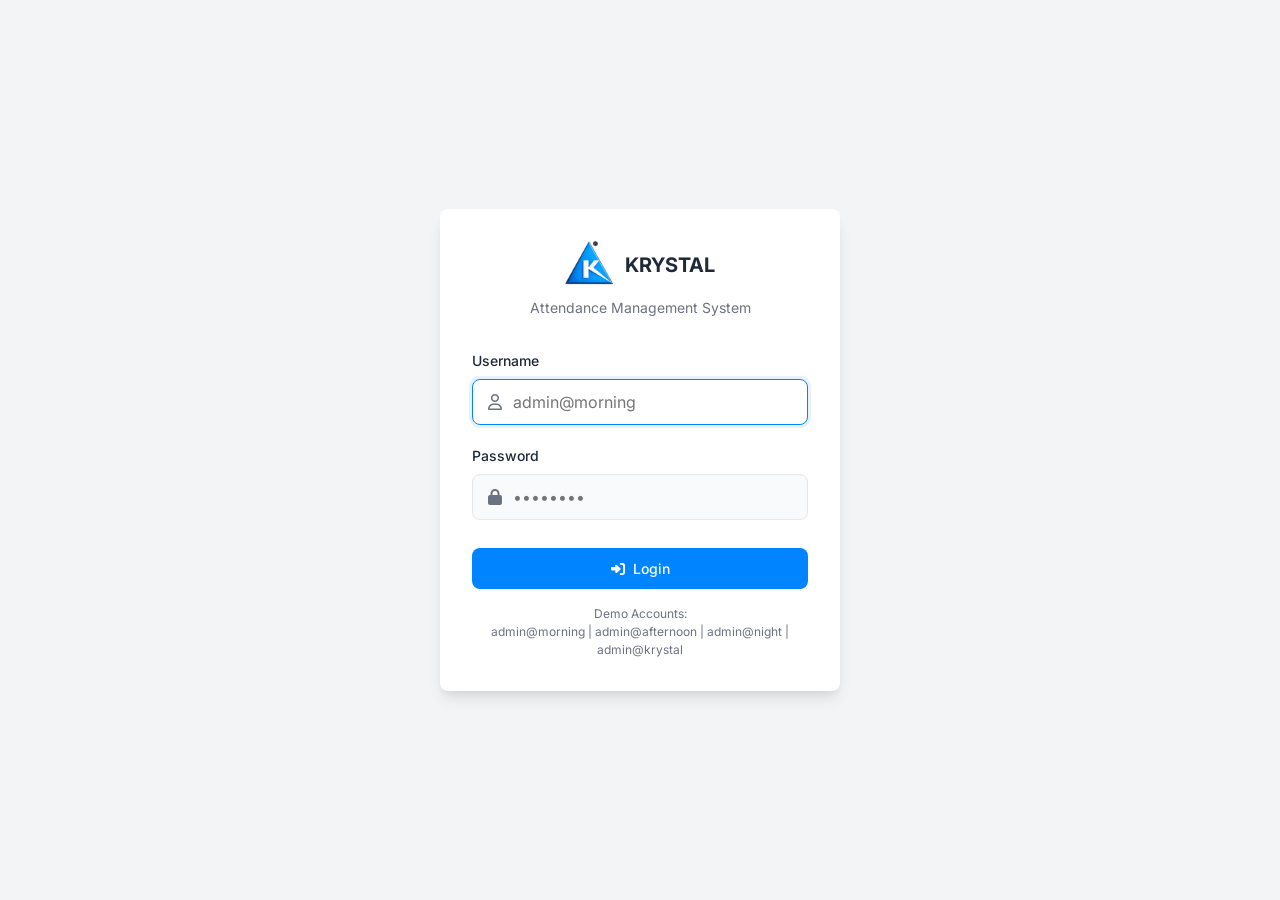
<file: index.html>
<!DOCTYPE html>
<html lang="en">
<head>
    <meta charset="UTF-8">
    <meta name="viewport" content="width=device-width, initial-scale=1.0">
    <title>Login - Krystal Attendance</title>
    <link rel="stylesheet" href="https://cdnjs.cloudflare.com/ajax/libs/font-awesome/6.4.0/css/all.min.css">
    <link rel="stylesheet" href="css/style.css">
</head>
<body>
    <div class="login-wrapper">
        <main class="login-card">
            <div class="brand">
                <img src="assets/images/krystal-logo.png" alt="Krystal Logo" class="brand-logo">
                KRYSTAL
            </div>
            <p class="login-subtitle">Attendance Management System</p>

            <form action="dashboard.html" method="GET">
                <div class="form-group">
                    <label for="username" class="form-label">Username</label>
                    <div style="position: relative;">
                        <i class="fa-regular fa-user" style="position: absolute; left: 1rem; top: 50%; transform: translateY(-50%); color: var(--text-muted);"></i>
                        <input type="text" id="username" class="form-control" placeholder="admin@morning" required style="padding-left: 2.5rem;">
                    </div>
                </div>

                <div class="form-group">
                    <label for="password" class="form-label">Password</label>
                    <div style="position: relative;">
                        <i class="fa-solid fa-lock" style="position: absolute; left: 1rem; top: 50%; transform: translateY(-50%); color: var(--text-muted);"></i>
                        <input type="password" id="password" class="form-control" placeholder="••••••••" required style="padding-left: 2.5rem;">
                    </div>
                </div>

                <button type="submit" class="btn btn-primary w-full mt-2">
                    <i class="fa-solid fa-right-to-bracket"></i> Login
                </button>
            </form>

            <div class="mt-4" style="font-size: 0.75rem; color: var(--text-muted);">
                <p>Demo Accounts:</p>
                <p>admin@morning | admin@afternoon | admin@night | admin@krystal</p>
            </div>
        </main>
    </div>

    <script src="js/app.js"></script>
</body>
</html>
</file>
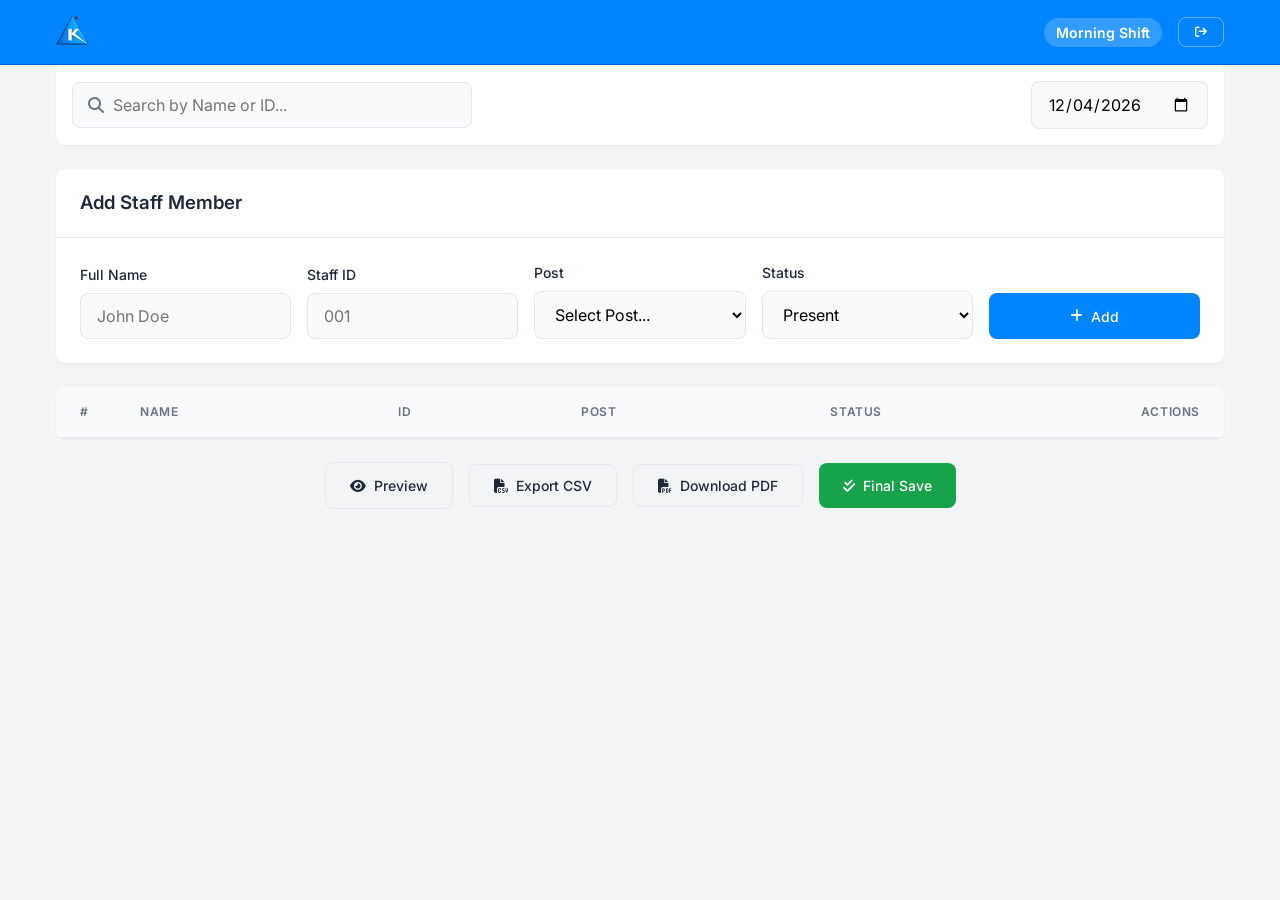
<file: add-attendance.html>
<!DOCTYPE html>
<html lang="en">
<head>
    <meta charset="UTF-8">
    <meta name="viewport" content="width=device-width, initial-scale=1.0">
    <title>Add Attendance - Krystal Attendance</title>
    <link rel="stylesheet" href="https://cdnjs.cloudflare.com/ajax/libs/font-awesome/6.4.0/css/all.min.css">
    <link rel="stylesheet" href="css/style.css">
</head>
<body>
    <header class="app-header">
        <div class="container header-content">
            <a href="dashboard.html" class="brand">
                <img src="assets/images/krystal-logo.png" alt="Krystal Logo" class="brand-logo">
                <span style="display: none; @media (min-width: 640px) { display: inline; }">KRYSTAL ATTENDANCE</span>
            </a>
            <div style="display: flex; align-items: center; gap: 1rem;">
                <span class="shift-badge">Morning Shift</span>
                <a href="index.html" class="btn btn-outline btn-sm" title="Logout">
                    <i class="fa-solid fa-arrow-right-from-bracket"></i>
                </a>
            </div>
        </div>
    </header>

    <main class="container">
        <!-- Top Controls -->
        <div class="action-bar">
            <div class="action-bar-left" style="flex: 1;">
                <div style="position: relative; width: 100%; max-width: 400px;">
                    <i class="fa-solid fa-magnifying-glass" style="position: absolute; left: 1rem; top: 50%; transform: translateY(-50%); color: var(--text-muted);"></i>
                    <input type="text" class="form-control" placeholder="Search by Name or ID..." style="padding-left: 2.5rem; width: 100%;">
                </div>
            </div>
            <div class="action-bar-right">
                <input type="date" class="form-control" id="attendance-date">
            </div>
        </div>

        <!-- Add Form -->
        <section class="card">
            <header class="card-header">
                <h3>Add Staff Member</h3>
            </header>
            <form action="#" method="POST" class="form-grid">
                <div class="form-group" style="margin-bottom: 0;">
                    <label for="staff-name" class="form-label">Full Name</label>
                    <input type="text" id="staff-name" class="form-control" placeholder="John Doe" required>
                </div>
                <div class="form-group" style="margin-bottom: 0;">
                    <label for="staff-id" class="form-label">Staff ID</label>
                    <input type="number" id="staff-id" class="form-control" placeholder="001" required>
                </div>
                <div class="form-group" style="margin-bottom: 0;">
                    <label for="staff-post" class="form-label">Post</label>
                    <select id="staff-post" class="form-control" required>
                        <option value="" disabled selected>Select Post...</option>
                        <option value="incharge">Incharge</option>
                        <option value="supervisor">Supervisor</option>
                        <option value="bouncer">Bouncer</option>
                        <option value="guard">Guard</option>
                        <option value="driver">Driver</option>
                    </select>
                </div>
                <div class="form-group" style="margin-bottom: 0;">
                    <label for="staff-status" class="form-label">Status</label>
                    <select id="staff-status" class="form-control" required>
                        <option value="present" selected>Present</option>
                        <option value="absent">Absent</option>
                        <option value="halfday">Half Day</option>
                    </select>
                </div>
                <div class="form-group" style="margin-bottom: 0;">
                    <button type="submit" class="btn btn-primary w-full" style="height: 46px;">
                        <i class="fa-solid fa-plus"></i> Add
                    </button>
                </div>
            </form>
        </section>

        <!-- Current List -->
        <section class="card">
            <div class="table-responsive">
                <table>
                    <thead>
                        <tr>
                            <th style="width: 60px;">#</th>
                            <th>Name</th>
                            <th>ID</th>
                            <th>Post</th>
                            <th>Status</th>
                            <th style="text-align: right; width: 120px;">Actions</th>
                        </tr>
                    </thead>
                    <tbody>
                        <tr>
                            <td>1</td>
                            <td><i class="fa-solid fa-user-shield" style="color: var(--text-muted); margin-right: 8px;"></i> Alex Johnson</td>
                            <td>042</td>
                            <td>Guard</td>
                            <td><span class="badge badge-success">Present</span></td>
                            <td style="text-align: right;">
                                <div class="flex justify-end gap-2">
                                    <button class="btn btn-outline btn-icon" title="Edit">
                                        <i class="fa-solid fa-pen"></i>
                                    </button>
                                    <button class="btn btn-danger btn-icon" title="Delete">
                                        <i class="fa-regular fa-trash-can"></i>
                                    </button>
                                </div>
                            </td>
                        </tr>
                        <tr>
                            <td>2</td>
                            <td><i class="fa-solid fa-user-tie" style="color: var(--text-muted); margin-right: 8px;"></i> Sarah Williams</td>
                            <td>015</td>
                            <td>Supervisor</td>
                            <td><span class="badge badge-success">Present</span></td>
                            <td style="text-align: right;">
                                <div class="flex justify-end gap-2">
                                    <button class="btn btn-outline btn-icon" title="Edit">
                                        <i class="fa-solid fa-pen"></i>
                                    </button>
                                    <button class="btn btn-danger btn-icon" title="Delete">
                                        <i class="fa-regular fa-trash-can"></i>
                                    </button>
                                </div>
                            </td>
                        </tr>
                        <tr>
                            <td>3</td>
                            <td><i class="fa-solid fa-user-ninja" style="color: var(--text-muted); margin-right: 8px;"></i> Mike Tyson</td>
                            <td>089</td>
                            <td>Bouncer</td>
                            <td><span class="badge badge-success">Present</span></td>
                            <td style="text-align: right;">
                                <div class="flex justify-end gap-2">
                                    <button class="btn btn-outline btn-icon" title="Edit">
                                        <i class="fa-solid fa-pen"></i>
                                    </button>
                                    <button class="btn btn-danger btn-icon" title="Delete">
                                        <i class="fa-regular fa-trash-can"></i>
                                    </button>
                                </div>
                            </td>
                        </tr>
                    </tbody>
                </table>
            </div>
        </section>

        <!-- Bottom Actions -->
        <div class="action-bar" style="justify-content: center; gap: 1rem; flex-wrap: wrap; background: transparent; box-shadow: none; padding: 0;">
            <a href="preview.html" class="btn btn-outline">
                <i class="fa-solid fa-eye"></i> Preview
            </a>
            <button class="btn btn-outline">
                <i class="fa-solid fa-file-csv"></i> Export CSV
            </button>
            <button class="btn btn-outline">
                <i class="fa-solid fa-file-pdf"></i> Download PDF
            </button>
            <a href="dashboard.html" class="btn btn-success">
                <i class="fa-solid fa-check-double"></i> Final Save
            </a>
        </div>
    </main>

    <script src="js/app.js"></script>
</body>
</html>
</file>
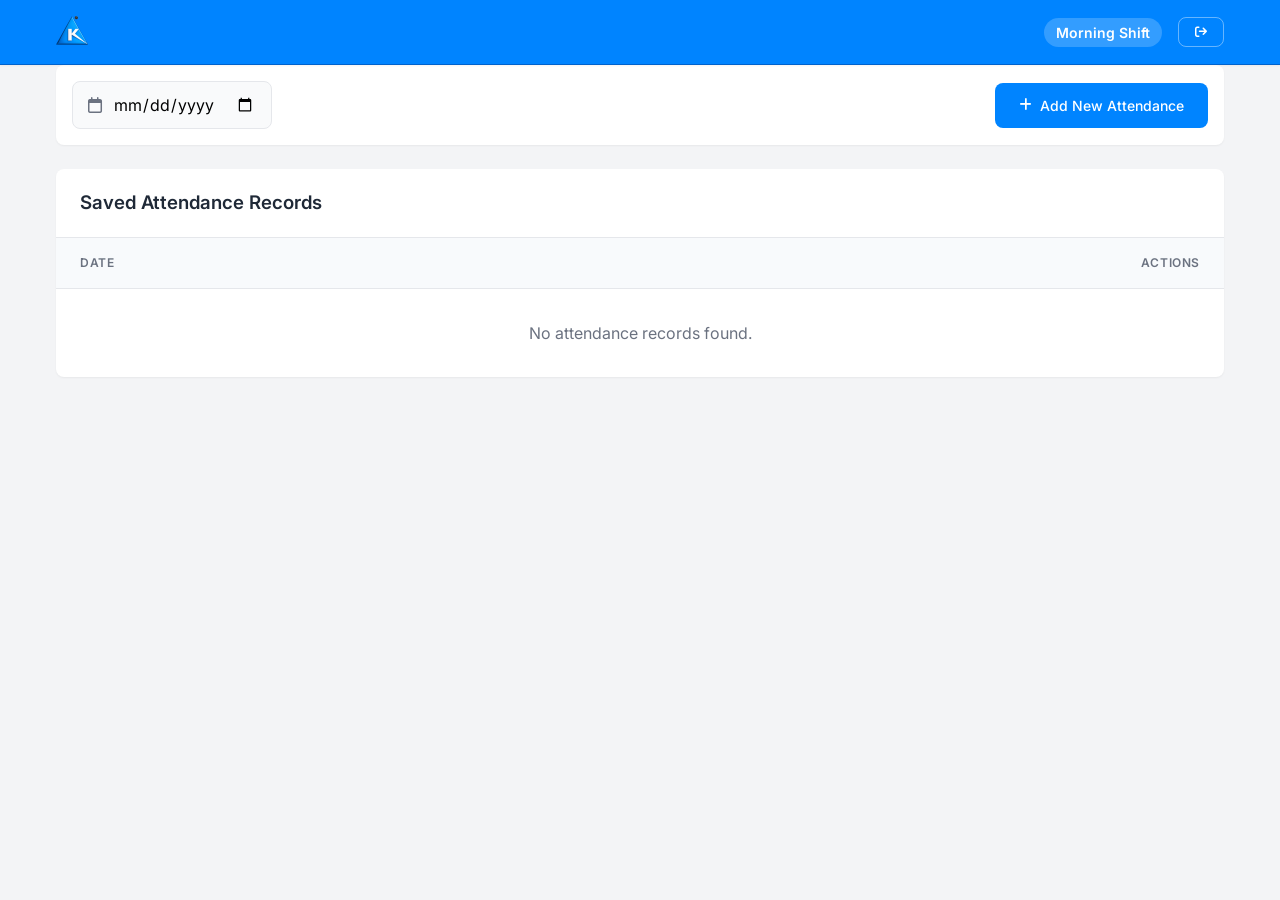
<file: dashboard.html>
<!DOCTYPE html>
<html lang="en">
<head>
    <meta charset="UTF-8">
    <meta name="viewport" content="width=device-width, initial-scale=1.0">
    <title>Dashboard - Krystal Attendance</title>
    <link rel="stylesheet" href="https://cdnjs.cloudflare.com/ajax/libs/font-awesome/6.4.0/css/all.min.css">
    <link rel="stylesheet" href="css/style.css">
</head>
<body>
    <header class="app-header">
        <div class="container header-content">
            <a href="dashboard.html" class="brand">
                <img src="assets/images/krystal-logo.png" alt="Krystal Logo" class="brand-logo">
                <span style="display: none; @media (min-width: 640px) { display: inline; }">KRYSTAL ATTENDANCE</span>
            </a>
            <div style="display: flex; align-items: center; gap: 1rem;">
                <span class="shift-badge">Morning Shift</span>
                <a href="index.html" class="btn btn-outline btn-sm" title="Logout">
                    <i class="fa-solid fa-arrow-right-from-bracket"></i>
                </a>
            </div>
        </div>
    </header>

    <main class="container">
        <div class="action-bar">
            <div class="action-bar-left">
                <div style="position: relative;">
                    <i class="fa-regular fa-calendar" style="position: absolute; left: 1rem; top: 50%; transform: translateY(-50%); color: var(--text-muted);"></i>
                    <input type="date" class="form-control" style="padding-left: 2.5rem; width: 200px;">
                </div>
            </div>
            <div class="action-bar-right">
                <a href="add-attendance.html" class="btn btn-primary">
                    <i class="fa-solid fa-plus"></i> Add New Attendance
                </a>
            </div>
        </div>

        <section class="card">
            <header class="card-header">
                <h3>Saved Attendance Records</h3>
            </header>
            <div class="table-responsive">
                <table>
                    <thead>
                        <tr>
                            <th>Date</th>
                            <th style="width: 200px; text-align: right;">Actions</th>
                        </tr>
                    </thead>
                    <tbody>
                        <tr>
                            <td>
                                <strong>Oct 24, 2023</strong>
                                <div style="font-size: 0.85rem; color: var(--text-muted);"><i class="fa-solid fa-users"></i> 45 Staff Present</div>
                            </td>
                            <td style="text-align: right;">
                                <div class="flex justify-end gap-2">
                                    <a href="add-attendance.html" class="btn btn-outline btn-icon" title="Edit">
                                        <i class="fa-solid fa-pen"></i>
                                    </a>
                                    <button class="btn btn-outline btn-icon" title="Download CSV">
                                        <i class="fa-solid fa-file-csv"></i>
                                    </button>
                                    <button class="btn btn-danger btn-icon" title="Delete">
                                        <i class="fa-regular fa-trash-can"></i>
                                    </button>
                                </div>
                            </td>
                        </tr>
                        <tr>
                            <td>
                                <strong>Oct 23, 2023</strong>
                                <div style="font-size: 0.85rem; color: var(--text-muted);"><i class="fa-solid fa-users"></i> 42 Staff Present</div>
                            </td>
                            <td style="text-align: right;">
                                <div class="flex justify-end gap-2">
                                    <a href="add-attendance.html" class="btn btn-outline btn-icon" title="Edit">
                                        <i class="fa-solid fa-pen"></i>
                                    </a>
                                    <button class="btn btn-outline btn-icon" title="Download CSV">
                                        <i class="fa-solid fa-file-csv"></i>
                                    </button>
                                    <button class="btn btn-danger btn-icon" title="Delete">
                                        <i class="fa-regular fa-trash-can"></i>
                                    </button>
                                </div>
                            </td>
                        </tr>
                        <tr>
                            <td>
                                <strong>Oct 22, 2023</strong>
                                <div style="font-size: 0.85rem; color: var(--text-muted);"><i class="fa-solid fa-users"></i> 44 Staff Present</div>
                            </td>
                            <td style="text-align: right;">
                                <div class="flex justify-end gap-2">
                                    <a href="add-attendance.html" class="btn btn-outline btn-icon" title="Edit">
                                        <i class="fa-solid fa-pen"></i>
                                    </a>
                                    <button class="btn btn-outline btn-icon" title="Download CSV">
                                        <i class="fa-solid fa-file-csv"></i>
                                    </button>
                                    <button class="btn btn-danger btn-icon" title="Delete">
                                        <i class="fa-regular fa-trash-can"></i>
                                    </button>
                                </div>
                            </td>
                        </tr>
                    </tbody>
                </table>
            </div>
        </section>
    </main>

    <script src="js/app.js"></script>
</body>
</html>
</file>
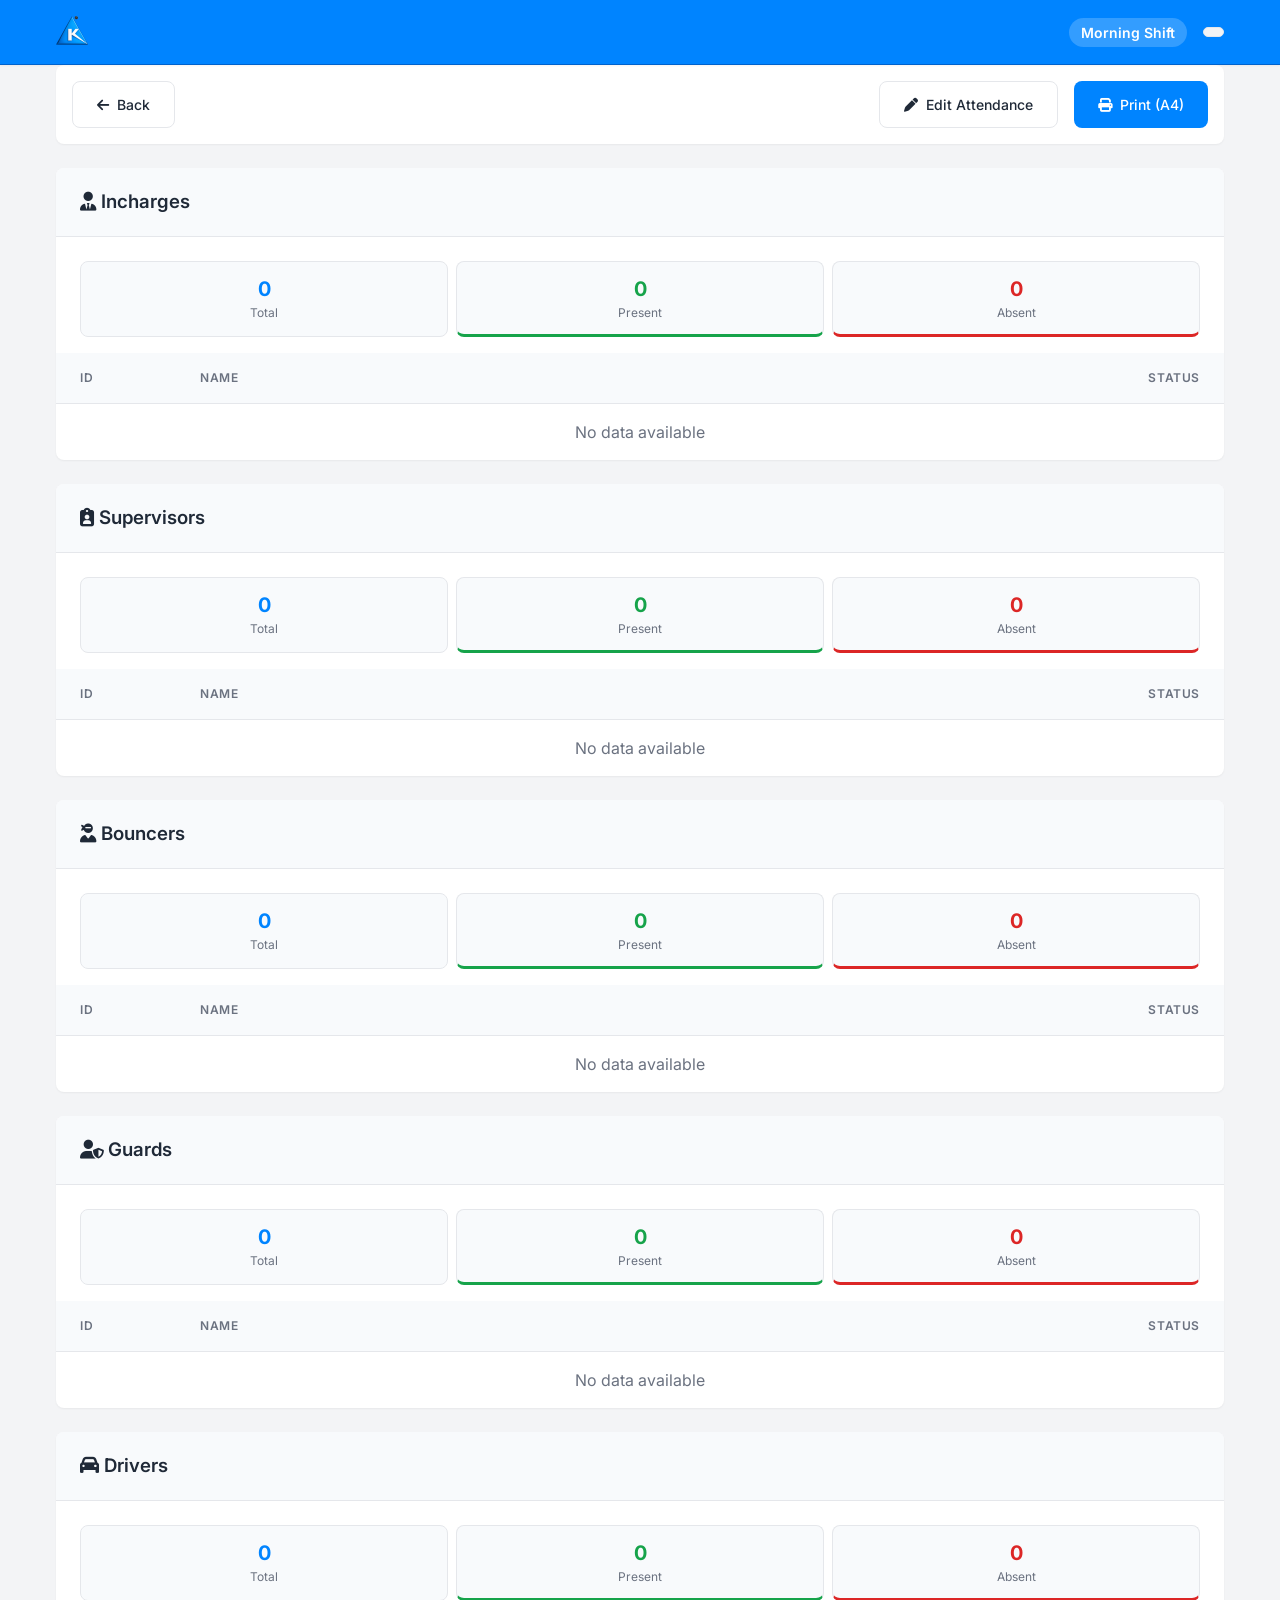
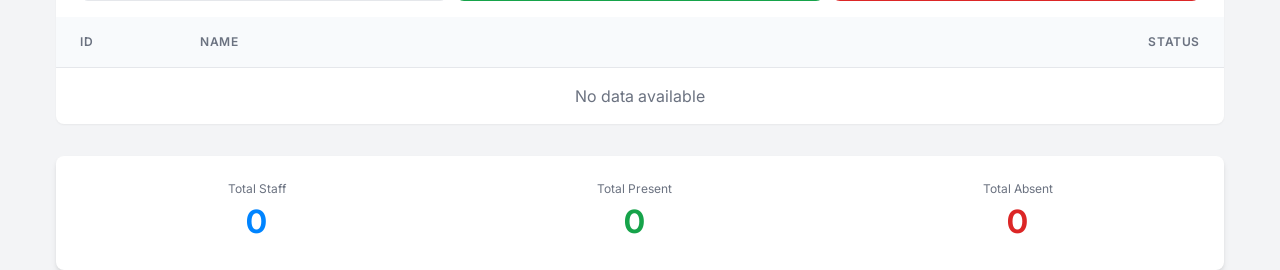
<file: preview.html>
<!DOCTYPE html>
<html lang="en">
<head>
    <meta charset="UTF-8">
    <meta name="viewport" content="width=device-width, initial-scale=1.0">
    <title>Preview Attendance - Krystal Attendance</title>
    <link rel="stylesheet" href="https://cdnjs.cloudflare.com/ajax/libs/font-awesome/6.4.0/css/all.min.css">
    <link rel="stylesheet" href="css/style.css">
</head>
<body>
    <header class="app-header print-hide">
        <div class="container header-content">
            <div class="brand">
                <img src="assets/images/krystal-logo.png" alt="Krystal Logo" class="brand-logo">
                <span style="display: none; @media (min-width: 640px) { display: inline; }">KRYSTAL ATTENDANCE</span>
            </div>
            <div style="display: flex; align-items: center; gap: 1rem;">
                <span class="shift-badge">Morning Shift</span>
                <span class="badge" style="background: var(--bg-main); border: 1px solid var(--border-color); color: var(--text-main);"></span>
            </div>
        </div>
    </header>

    <main class="container">
        <!-- Top Actions -->
        <div class="action-bar print-hide">
            <div class="action-bar-left">
                <a href="add-attendance.html" class="btn btn-outline">
                    <i class="fa-solid fa-arrow-left"></i> Back
                </a>
            </div>
            <div class="action-bar-right">
                <a href="add-attendance.html" class="btn btn-outline">
                    <i class="fa-solid fa-pen"></i> Edit Attendance
                </a>
                <button onclick="window.print()" class="btn btn-primary">
                    <i class="fa-solid fa-print"></i> Print (A4)
                </button>
            </div>
        </div>

        <div class="print-header" style="display: none; text-align: center; margin-bottom: 2rem;">
            <h2>KRYSTAL ATTENDANCE</h2>
            <p>Daily Attendance Report - Morning Shift</p>
        </div>

        <!-- Section: Incharges -->
        <section class="card">
            <header class="card-header" style="background: #f8fafc;">
                <h3><i class="fa-solid fa-user-tie"></i> Incharges</h3>
            </header>
            <div style="padding: 1.5rem 1.5rem 0;">
                <div class="preview-stats">
                    <div class="stat-box">
                        <div class="stat-value">0</div>
                        <div class="stat-label">Total</div>
                    </div>
                    <div class="stat-box" style="border-bottom: 3px solid var(--success-color);">
                        <div class="stat-value" style="color: var(--success-color);">0</div>
                        <div class="stat-label">Present</div>
                    </div>
                    <div class="stat-box" style="border-bottom: 3px solid var(--danger-color);">
                        <div class="stat-value" style="color: var(--danger-color);">0</div>
                        <div class="stat-label">Absent</div>
                    </div>
                </div>
            </div>
            <div class="table-responsive">
                <table>
                    <thead>
                        <tr>
                            <th style="width: 120px;">ID</th>
                            <th>Name</th>
                            <th style="text-align: right; width: 120px;">Status</th>
                        </tr>
                    </thead>
                    <tbody>
                    </tbody>
                </table>
            </div>
        </section>

        <!-- Section: Supervisors -->
        <section class="card">
            <header class="card-header" style="background: #f8fafc;">
                <h3><i class="fa-solid fa-clipboard-user"></i> Supervisors</h3>
            </header>
            <div style="padding: 1.5rem 1.5rem 0;">
                <div class="preview-stats">
                    <div class="stat-box">
                        <div class="stat-value">0</div>
                        <div class="stat-label">Total</div>
                    </div>
                    <div class="stat-box" style="border-bottom: 3px solid var(--success-color);">
                        <div class="stat-value" style="color: var(--success-color);">0</div>
                        <div class="stat-label">Present</div>
                    </div>
                    <div class="stat-box" style="border-bottom: 3px solid var(--danger-color);">
                        <div class="stat-value" style="color: var(--danger-color);">0</div>
                        <div class="stat-label">Absent</div>
                    </div>
                </div>
            </div>
            <div class="table-responsive">
                <table>
                    <thead>
                        <tr>
                            <th style="width: 120px;">ID</th>
                            <th>Name</th>
                            <th style="text-align: right; width: 120px;">Status</th>
                        </tr>
                    </thead>
                    <tbody>
                    </tbody>
                </table>
            </div>
        </section>

        <!-- Section: Bouncers -->
        <section class="card">
            <header class="card-header" style="background: #f8fafc;">
                <h3><i class="fa-solid fa-user-ninja"></i> Bouncers</h3>
            </header>
            <div style="padding: 1.5rem 1.5rem 0;">
                <div class="preview-stats">
                    <div class="stat-box">
                        <div class="stat-value">0</div>
                        <div class="stat-label">Total</div>
                    </div>
                    <div class="stat-box" style="border-bottom: 3px solid var(--success-color);">
                        <div class="stat-value" style="color: var(--success-color);">0</div>
                        <div class="stat-label">Present</div>
                    </div>
                    <div class="stat-box" style="border-bottom: 3px solid var(--danger-color);">
                        <div class="stat-value" style="color: var(--danger-color);">0</div>
                        <div class="stat-label">Absent</div>
                    </div>
                </div>
            </div>
            <div class="table-responsive">
                <table>
                    <thead>
                        <tr>
                            <th style="width: 120px;">ID</th>
                            <th>Name</th>
                            <th style="text-align: right; width: 120px;">Status</th>
                        </tr>
                    </thead>
                    <tbody>
                    </tbody>
                </table>
            </div>
        </section>

        <!-- Section: Guards -->
        <section class="card">
            <header class="card-header" style="background: #f8fafc;">
                <h3><i class="fa-solid fa-user-shield"></i> Guards</h3>
            </header>
            <div style="padding: 1.5rem 1.5rem 0;">
                <div class="preview-stats">
                    <div class="stat-box">
                        <div class="stat-value">0</div>
                        <div class="stat-label">Total</div>
                    </div>
                    <div class="stat-box" style="border-bottom: 3px solid var(--success-color);">
                        <div class="stat-value" style="color: var(--success-color);">0</div>
                        <div class="stat-label">Present</div>
                    </div>
                    <div class="stat-box" style="border-bottom: 3px solid var(--danger-color);">
                        <div class="stat-value" style="color: var(--danger-color);">0</div>
                        <div class="stat-label">Absent</div>
                    </div>
                </div>
            </div>
            <div class="table-responsive">
                <table>
                    <thead>
                        <tr>
                            <th style="width: 120px;">ID</th>
                            <th>Name</th>
                            <th style="text-align: right; width: 120px;">Status</th>
                        </tr>
                    </thead>
                    <tbody>
                    </tbody>
                </table>
            </div>
        </section>

        <!-- Section: Drivers -->
        <section class="card">
            <header class="card-header" style="background: #f8fafc;">
                <h3><i class="fa-solid fa-car"></i> Drivers</h3>
            </header>
            <div style="padding: 1.5rem 1.5rem 0;">
                <div class="preview-stats">
                    <div class="stat-box">
                        <div class="stat-value">0</div>
                        <div class="stat-label">Total</div>
                    </div>
                    <div class="stat-box" style="border-bottom: 3px solid var(--success-color);">
                        <div class="stat-value" style="color: var(--success-color);">0</div>
                        <div class="stat-label">Present</div>
                    </div>
                    <div class="stat-box" style="border-bottom: 3px solid var(--danger-color);">
                        <div class="stat-value" style="color: var(--danger-color);">0</div>
                        <div class="stat-label">Absent</div>
                    </div>
                </div>
            </div>
            <div class="table-responsive">
                <table>
                    <thead>
                        <tr>
                            <th style="width: 120px;">ID</th>
                            <th>Name</th>
                            <th style="text-align: right; width: 120px;">Status</th>
                        </tr>
                    </thead>
                    <tbody>
                    </tbody>
                </table>
            </div>
        </section>

        <!-- Overall Summary -->
        <div class="summary-card">
            <div class="summary-item">
                <div class="stat-label">Total Staff</div>
                <div class="stat-value">0</div>
            </div>
            <div class="summary-item">
                <div class="stat-label">Total Present</div>
                <div class="stat-value" style="color: var(--success-color);">0</div>
            </div>
            <div class="summary-item">
                <div class="stat-label">Total Absent</div>
                <div class="stat-value" style="color: var(--danger-color);">0</div>
            </div>
        </div>
        
    </main>
    
    <script src="js/app.js"></script>
    <style>
        @media print {
            .print-hide { display: none !important; }
            .print-header { display: block !important; }
            body { background: white; }
            .container { max-width: 100%; padding: 0; }
            .card { box-shadow: none; border: 1px solid #ccc; break-inside: avoid; margin-bottom: 1rem; }
            .summary-card { box-shadow: none; border: 2px solid #000; }
        }
    </style>
</body>
</html>
</file>
<file: css/style.css>
@import url('https://fonts.googleapis.com/css2?family=Inter:wght@300;400;500;600;700&display=swap');

:root {
    --primary-color: #0084ff;
    --primary-hover: #0062cc;
    --success-color: #16a34a;
    --success-hover: #15803d;
    --danger-color: #dc2626;
    --danger-hover: #b91c1c;
    --text-main: #1f2937;
    --text-muted: #6b7280;
    --bg-main: #f3f4f6;
    --bg-card: #ffffff;
    --border-color: #e5e7eb;
    --radius: 8px;
    --transition: all 0.3s ease;
    --shadow-sm: 0 1px 2px 0 rgba(0, 0, 0, 0.05);
    --shadow-md: 0 4px 6px -1px rgba(0, 0, 0, 0.1), 0 2px 4px -1px rgba(0, 0, 0, 0.06);
    --shadow-lg: 0 10px 15px -3px rgba(0, 0, 0, 0.1), 0 4px 6px -2px rgba(0, 0, 0, 0.05);
}

* {
    margin: 0;
    padding: 0;
    box-sizing: border-box;
    font-family: 'Inter', sans-serif;
}

body {
    background-color: var(--bg-main);
    color: var(--text-main);
    line-height: 1.5;
    -webkit-font-smoothing: antialiased;
}

/* Typography */
h1,
h2,
h3,
h4,
h5,
h6 {
    color: var(--text-main);
    font-weight: 600;
}

a {
    text-decoration: none;
    color: var(--primary-color);
    transition: var(--transition);
}

a:hover {
    color: var(--primary-hover);
}

/* Layout */
.container {
    width: 100%;
    max-width: 1200px;
    margin: 0 auto;
    padding: 0 1rem;
}

header.app-header {
    background-color: var(--primary-color);
    border-bottom: 1px solid var(--primary-hover);
    position: sticky;
    top: 0;
    z-index: 50;
    box-shadow: var(--shadow-sm);
}

.header-content {
    display: flex;
    justify-content: space-between;
    align-items: center;
    height: 4rem;
}

.brand {
    display: flex;
    align-items: center;
    gap: 0.75rem;
    font-size: 1.25rem;
    font-weight: 700;
    color: #ffffff;
}

.brand i {
    font-size: 1.5rem;
}

.brand-logo {
    height: 32px;
    width: auto;
    object-fit: contain;
}

.shift-badge {
    background-color: rgba(255, 255, 255, 0.2);
    color: #ffffff;
    padding: 0.25rem 0.75rem;
    border-radius: 9999px;
    font-size: 0.875rem;
    font-weight: 600;
}

main {
    padding: 2rem 0;
}

header.app-header .btn-outline {
    border-color: rgba(255, 255, 255, 0.4);
    color: #ffffff;
}

header.app-header .btn-outline:hover {
    background-color: rgba(255, 255, 255, 0.1);
    border-color: #ffffff;
}

/* Login Page Specifics */
.login-wrapper {
    min-height: 100vh;
    display: flex;
    align-items: center;
    justify-content: center;
    padding: 1rem;
}

.login-card {
    background-color: var(--bg-card);
    border-radius: var(--radius);
    box-shadow: var(--shadow-lg);
    width: 100%;
    max-width: 400px;
    padding: 2rem;
    text-align: center;
}

.login-card .brand {
    justify-content: center;
    margin-bottom: 0.5rem;
    color: var(--text-main);
}

.login-card .brand-logo {
    height: 48px;
}

.login-subtitle {
    color: var(--text-muted);
    margin-bottom: 2rem;
    font-size: 0.875rem;
}

/* Forms */
.form-group {
    margin-bottom: 1.25rem;
    text-align: left;
}

.form-label {
    display: block;
    margin-bottom: 0.5rem;
    font-weight: 500;
    font-size: 0.875rem;
}

.form-control {
    width: 100%;
    padding: 0.75rem 1rem;
    border: 1px solid var(--border-color);
    border-radius: var(--radius);
    font-size: 1rem;
    transition: var(--transition);
    background-color: #f9fafb;
}

.form-control:focus {
    outline: none;
    border-color: var(--primary-color);
    background-color: #fff;
    box-shadow: 0 0 0 3px rgba(37, 99, 235, 0.1);
}

/* Buttons */
.btn {
    display: inline-flex;
    align-items: center;
    justify-content: center;
    gap: 0.5rem;
    padding: 0.75rem 1.5rem;
    border-radius: var(--radius);
    font-weight: 500;
    cursor: pointer;
    border: none;
    transition: var(--transition);
    font-size: 0.875rem;
}

.btn-primary {
    background-color: var(--primary-color);
    color: white;
}

.btn-primary:hover {
    background-color: var(--primary-hover);
    color: white;
}

.btn-success {
    background-color: var(--success-color);
    color: white;
}

.btn-success:hover {
    background-color: var(--success-hover);
}

.btn-danger {
    background-color: var(--danger-color);
    color: white;
}

.btn-danger:hover {
    background-color: var(--danger-hover);
}

.btn-outline {
    background-color: transparent;
    border: 1px solid var(--border-color);
    color: var(--text-main);
}

.btn-outline:hover {
    background-color: var(--bg-main);
}

.btn-sm {
    padding: 0.5rem 1rem;
    font-size: 0.75rem;
}

.btn-icon {
    padding: 0.5rem;
    border-radius: var(--radius);
}

/* Action Bar */
.action-bar {
    display: flex;
    flex-direction: column;
    gap: 1rem;
    margin-bottom: 1.5rem;
    background: var(--bg-card);
    padding: 1rem;
    border-radius: var(--radius);
    box-shadow: var(--shadow-sm);
}

@media (min-width: 768px) {
    .action-bar {
        flex-direction: row;
        justify-content: space-between;
        align-items: center;
    }
}

.action-bar-left,
.action-bar-right {
    display: flex;
    gap: 1rem;
    flex-wrap: wrap;
}

/* Cards & Tables */
.card {
    background-color: var(--bg-card);
    border-radius: var(--radius);
    box-shadow: var(--shadow-sm);
    overflow: hidden;
    margin-bottom: 1.5rem;
}

.card-header {
    padding: 1.25rem 1.5rem;
    border-bottom: 1px solid var(--border-color);
    font-weight: 600;
    display: flex;
    justify-content: space-between;
    align-items: center;
}

.table-responsive {
    overflow-x: auto;
}

table {
    width: 100%;
    border-collapse: collapse;
    min-width: 600px;
}

th,
td {
    padding: 1rem 1.5rem;
    text-align: left;
    border-bottom: 1px solid var(--border-color);
}

th {
    background-color: #f8fafc;
    font-weight: 600;
    color: var(--text-muted);
    font-size: 0.75rem;
    text-transform: uppercase;
    letter-spacing: 0.05em;
}

tbody tr {
    transition: var(--transition);
}

tbody tr:hover {
    background-color: #f8fafc;
}

tbody tr:last-child td {
    border-bottom: none;
}

/* Form Grid */
.form-grid {
    display: grid;
    grid-template-columns: 1fr;
    gap: 1rem;
    padding: 1.5rem;
}

@media (min-width: 768px) {
    .form-grid {
        grid-template-columns: repeat(auto-fit, minmax(200px, 1fr));
        align-items: end;
    }
}

/* Badges */
.badge {
    display: inline-flex;
    align-items: center;
    padding: 0.25rem 0.6rem;
    border-radius: 9999px;
    font-size: 0.75rem;
    font-weight: 500;
}

.badge-success {
    background-color: #dcfce7;
    color: #166534;
}

.badge-danger {
    background-color: #fee2e2;
    color: #991b1b;
}

/* Preview Specifics */
.preview-stats {
    display: grid;
    grid-template-columns: repeat(3, 1fr);
    gap: 0.5rem;
    margin-bottom: 1rem;
}

.stat-box {
    background: #f8fafc;
    padding: 0.75rem;
    border-radius: var(--radius);
    text-align: center;
    border: 1px solid var(--border-color);
}

.stat-value {
    font-size: 1.25rem;
    font-weight: 700;
    color: var(--primary-color);
}

.stat-label {
    font-size: 0.75rem;
    color: var(--text-muted);
}

.summary-card {
    background: var(--bg-card);
    padding: 1.5rem;
    border-radius: var(--radius);
    box-shadow: var(--shadow-md);
    margin-top: 2rem;
    display: flex;
    justify-content: space-around;
    flex-wrap: wrap;
    gap: 1rem;
}

.summary-item {
    text-align: center;
}

.summary-item .stat-value {
    font-size: 2rem;
}

/* Utility */
.text-center {
    text-align: center;
}

.mt-1 {
    margin-top: 0.25rem;
}

.mt-2 {
    margin-top: 0.5rem;
}

.mt-3 {
    margin-top: 0.75rem;
}

.mt-4 {
    margin-top: 1rem;
}

.mb-4 {
    margin-bottom: 1rem;
}

.gap-2 {
    gap: 0.5rem;
}

.flex {
    display: flex;
}

.justify-end {
    justify-content: flex-end;
}

.w-full {
    width: 100%;
}

/* Print Styles */
@media print {
    body {
        background: white;
    }

    .app-header,
    .action-bar,
    .print-hide {
        display: none !important;
    }

    .card {
        box-shadow: none;
        border: 1px solid #ccc;
    }
}
</file>
